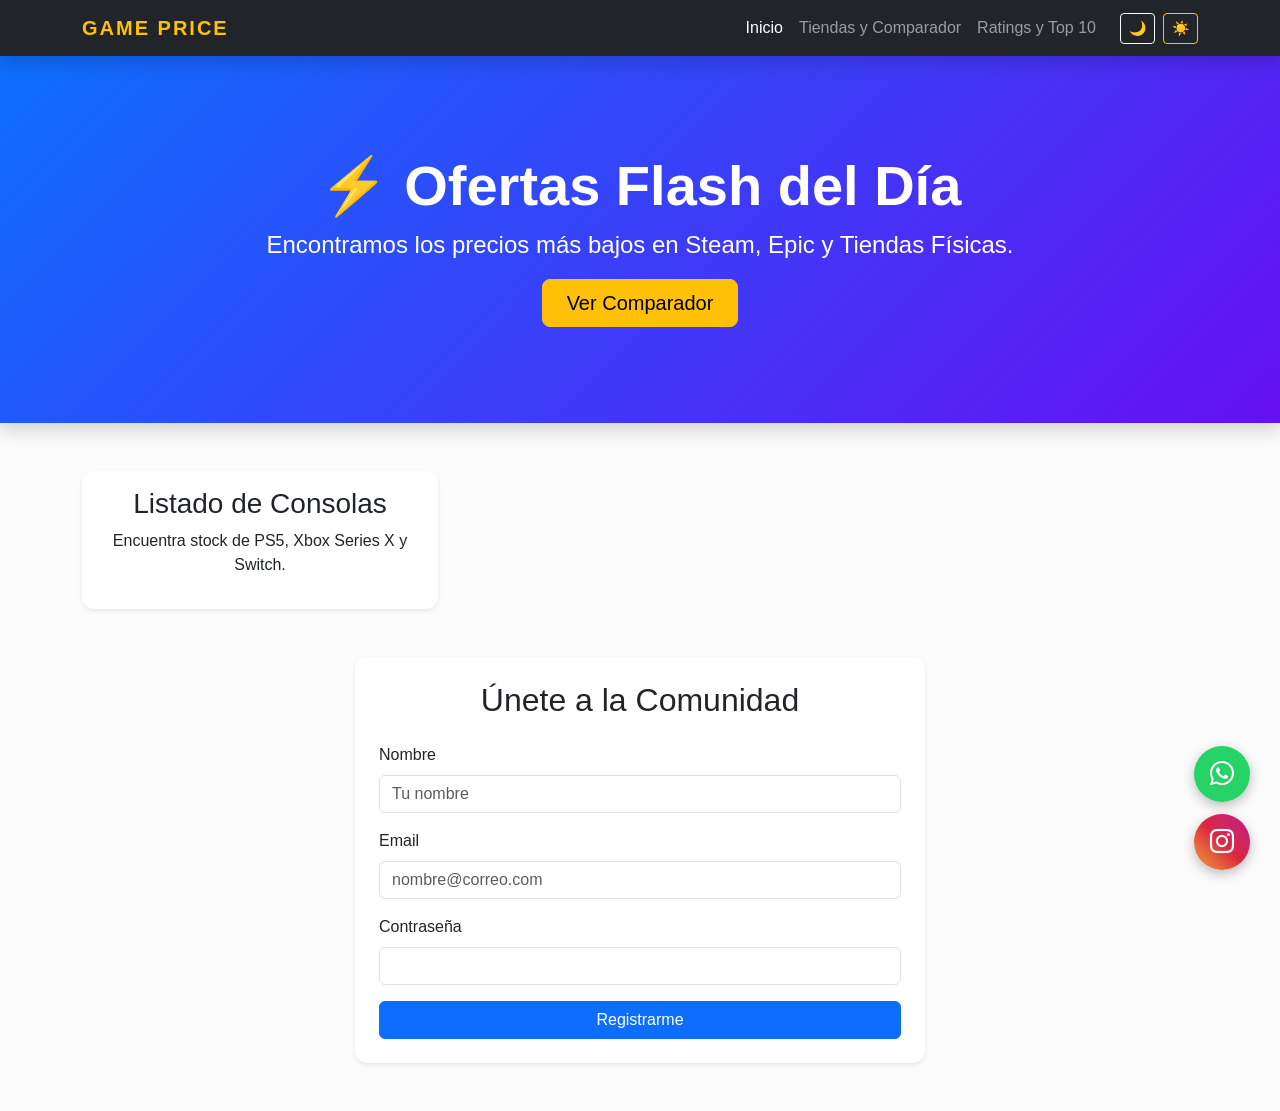
<file: GamePrice/HTML/index.html>
<!DOCTYPE html>
<html lang="es">

<head>
    <meta charset="UTF-8">
    <meta name="viewport" content="width=device-width, initial-scale=1.0">
    <title>GamePrice - Inicio</title>
    <link href="https://cdn.jsdelivr.net/npm/bootstrap@5.3.3/dist/css/bootstrap.min.css" rel="stylesheet">
    <link rel="stylesheet" href="https://cdn.jsdelivr.net/npm/bootstrap-icons@1.11.3/font/bootstrap-icons.min.css">
    <link rel="stylesheet" href="../CSS/style.css">
</head>

<body>

    <nav class="navbar navbar-expand-lg navbar-dark bg-dark sticky-top shadow">
        <div class="container">
            <a class="navbar-brand text-warning fw-bold" href="index.html">GAME PRICE</a>
            <button class="navbar-toggler" type="button" data-bs-toggle="collapse" data-bs-target="#navbarNav">
                <span class="navbar-toggler-icon"></span>
            </button>
            <div class="collapse navbar-collapse" id="navbarNav">
                <ul class="navbar-nav ms-auto">
                    <li class="nav-item"><a class="nav-link active" href="index.html">Inicio</a></li>
                    <li class="nav-item"><a class="nav-link" href="tiendas.html">Tiendas y Comparador</a></li>
                    <li class="nav-item"><a class="nav-link" href="juegos.html">Ratings y Top 10</a></li>
                </ul>
                <div class="d-flex gap-2 ms-lg-3">
                    <button id="cambiar-color-oscuro" class="btn btn-sm btn-outline-light">🌙</button>
                    <button id="cambiar-color-claro" class="btn btn-sm btn-outline-warning">☀️</button>
                </div>
            </div>
        </div>
    </nav>

    <header class="p-5 mb-4 bg-primary text-white text-center shadow">
        <div class="container py-5">
            <h1 class="display-4 fw-bold">⚡ Ofertas Flash del Día</h1>
            <p class="fs-4">Encontramos los precios más bajos en Steam, Epic y Tiendas Físicas.</p>
            <a href="tiendas.html" class="btn btn-warning btn-lg px-4">Ver Comparador</a>
        </div>
    </header>

    <main class="container my-5">
        <div class="row g-4 text-center">
            <div class="col-md-4">
                <div class="card h-100 border-0 shadow-sm p-3">
                    <h3>Listado de Consolas</h3>
                    <p>Encuentra stock de PS5, Xbox Series X y Switch.</p>
                </div>
            </div>
        </div>

        <div class="row justify-content-center mt-5">
            <div class="col-md-6 card p-4 shadow-sm border-0">
                <h2 class="text-center mb-4">Únete a la Comunidad</h2>
                <form id="myForm">
                    <div class="mb-3">
                        <label class="form-label">Nombre</label>
                        <input type="text" id="nombre" class="form-control" placeholder="Tu nombre">
                    </div>
                    <div class="mb-3">
                        <label class="form-label">Email</label>
                        <input type="email" id="email" class="form-control" placeholder="nombre@correo.com">
                    </div>
                    <div class="mb-3">
                        <label class="form-label">Contraseña</label>
                        <input type="password" id="password" class="form-control">
                    </div>
                    <button type="submit" class="btn btn-primary w-100">Registrarme</button>
                </form>
            </div>
        </div>
    </main>

    <div class="social-container">
        <div class="social-buttons-stack">
            <button onclick="openWhatsApp()" class="social-btn-appear whatsapp-appear" data-tooltip="WhatsApp">
                <i class="bi bi-whatsapp"></i>
            </button>
            <button onclick="openInstagram()" class="social-btn-appear instagram-appear" data-tooltip="Instagram">
                <i class="bi bi-instagram"></i>
            </button>
        </div>
    </div>

    <script src="https://cdn.jsdelivr.net/npm/bootstrap@5.3.3/dist/js/bootstrap.bundle.min.js"></script>
    <script src="../JS/script.js"></script>
</body>

</html>
</file>
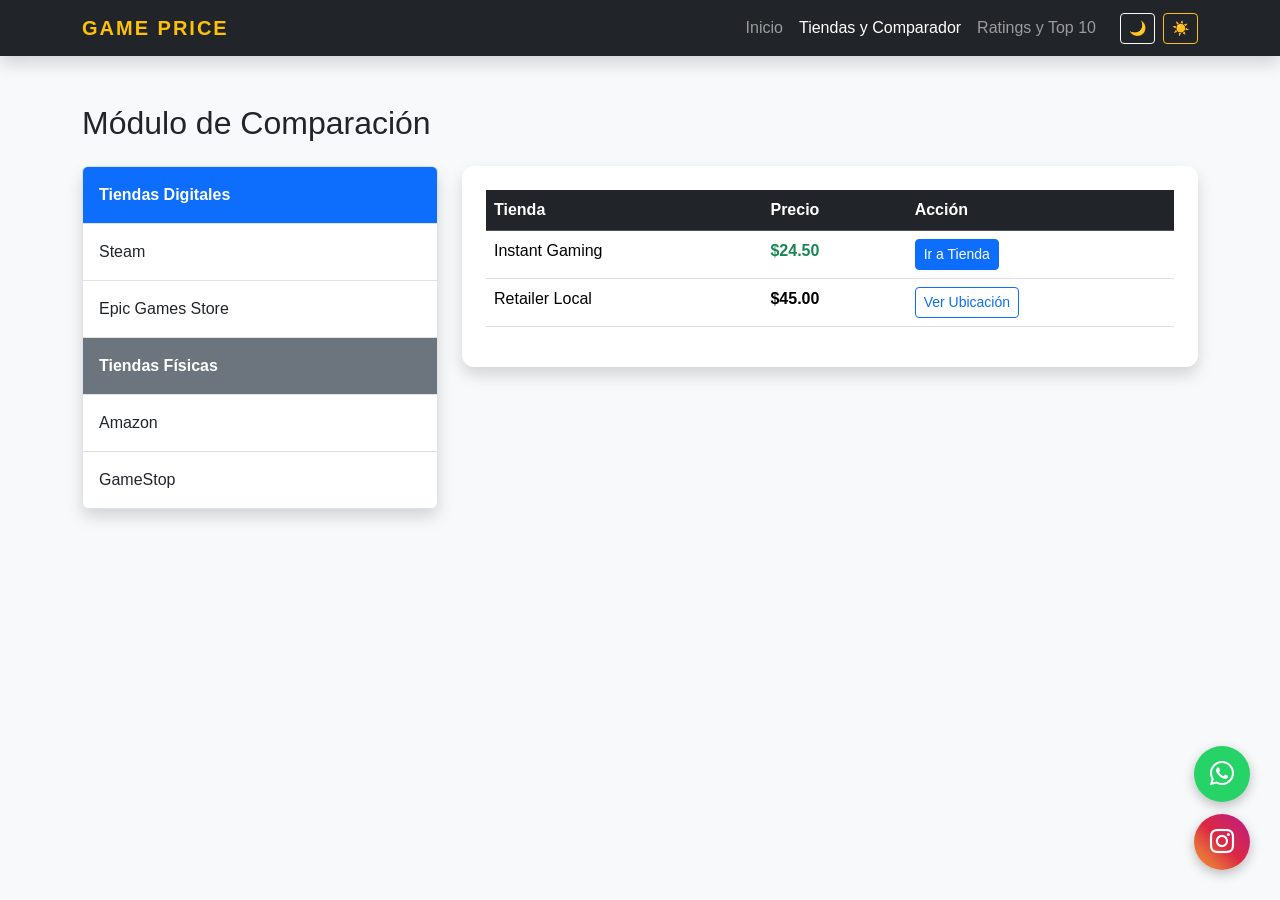
<file: GamePrice/HTML/tiendas.html>
<!DOCTYPE html>
<html lang="es">

<head>
    <meta charset="UTF-8">
    <meta name="viewport" content="width=device-width, initial-scale=1.0">
    <title>Tiendas - Game Price</title>
    <link href="https://cdn.jsdelivr.net/npm/bootstrap@5.3.3/dist/css/bootstrap.min.css" rel="stylesheet">
    <link rel="stylesheet" href="https://cdn.jsdelivr.net/npm/bootstrap-icons@1.11.3/font/bootstrap-icons.min.css">
    <link rel="stylesheet" href="../CSS/style.css">
</head>

<body class="bg-light">

    <nav class="navbar navbar-expand-lg navbar-dark bg-dark sticky-top shadow">
        <div class="container">
            <a class="navbar-brand text-warning fw-bold" href="index.html">GAME PRICE</a>
            <button class="navbar-toggler" type="button" data-bs-toggle="collapse" data-bs-target="#navbarNav">
                <span class="navbar-toggler-icon"></span>
            </button>
            <div class="collapse navbar-collapse" id="navbarNav">
                <ul class="navbar-nav ms-auto">
                    <li class="nav-item"><a class="nav-link" href="index.html">Inicio</a></li>
                    <li class="nav-item"><a class="nav-link active" href="tiendas.html">Tiendas y Comparador</a></li>
                    <li class="nav-item"><a class="nav-link" href="juegos.html">Ratings y Top 10</a></li>
                </ul>
                <div class="d-flex gap-2 ms-lg-3">
                    <button id="cambiar-color-oscuro" class="btn btn-sm btn-outline-light">🌙</button>
                    <button id="cambiar-color-claro" class="btn btn-sm btn-outline-warning">☀️</button>
                </div>
            </div>
        </div>
    </nav>

    <main class="container my-5">
        <h2 class="mb-4">Módulo de Comparación</h2>
        <div class="row g-4">
            <div class="col-md-4">
                <div class="list-group shadow">
                    <div class="list-group-item bg-primary text-white fw-bold">Tiendas Digitales</div>
                    <a href="#" class="list-group-item list-group-item-action">Steam</a>
                    <a href="#" class="list-group-item list-group-item-action">Epic Games Store</a>
                    <div class="list-group-item bg-secondary text-white fw-bold">Tiendas Físicas</div>
                    <a href="#" class="list-group-item list-group-item-action">Amazon</a>
                    <a href="#" class="list-group-item list-group-item-action">GameStop</a>
                </div>
            </div>

            <div class="col-md-8">
                <div class="card p-4 border-0 shadow">
                    <table class="table table-hover">
                        <thead class="table-dark">
                            <tr>
                                <th>Tienda</th>
                                <th>Precio</th>
                                <th>Acción</th>
                            </tr>
                        </thead>
                        <tbody>
                            <tr>
                                <td>Instant Gaming</td>
                                <td><span class="fw-bold text-success">$24.50</span></td>
                                <td><button class="btn btn-sm btn-primary">Ir a Tienda</button></td>
                            </tr>
                            <tr>
                                <td>Retailer Local</td>
                                <td><span class="fw-bold">$45.00</span></td>
                                <td><button class="btn btn-sm btn-outline-primary">Ver Ubicación</button></td>
                            </tr>
                        </tbody>
                    </table>
                </div>
            </div>
        </div>
    </main>

    <div class="social-container">
        <div class="social-buttons-stack">
            <button onclick="openWhatsApp()" class="social-btn-appear whatsapp-appear" data-tooltip="WhatsApp">
                <i class="bi bi-whatsapp"></i>
            </button>
            <button onclick="openInstagram()" class="social-btn-appear instagram-appear" data-tooltip="Instagram">
                <i class="bi bi-instagram"></i>
            </button>
        </div>
    </div>

    <script src="https://cdn.jsdelivr.net/npm/bootstrap@5.3.3/dist/js/bootstrap.bundle.min.js"></script>
    <script src="../JS/script.js"></script>
</body>

</html>
</file>
<file: GamePrice/CSS/style.css>
/* Estilos originales de Game Price */
body {
    background-color: #fbfbfb;
    font-family: 'Segoe UI', sans-serif;
    transition: background-color 0.3s ease, color 0.3s ease;
}

.navbar-brand { letter-spacing: 2px; }

header.bg-primary {
    background: linear-gradient(135deg, #0d6efd 0%, #6610f2 100%) !important;
}

.card {
    transition: transform 0.2s ease;
    border-radius: 12px;
}

.card:hover { transform: translateY(-5px); }
.list-group-item { padding: 1rem; }

/* --- NUEVO: MODO OSCURO --- */
body.modo-oscuro {
    background-color: #121212 !important;
    color: #e0e0e0;
}

body.modo-oscuro .card, 
body.modo-oscuro .bg-light,
body.modo-oscuro .list-group-item {
    background-color: #1e1e1e !important;
    color: white;
    border-color: #333;
}

/* --- NUEVO: BOTONES SOCIALES (De tu ejemplo) --- */
.social-container {
    position: fixed;
    bottom: 30px;
    right: 30px;
    z-index: 1000;
}

.social-buttons-stack {
    display: flex;
    flex-direction: column;
    gap: 12px;
}

.social-btn-appear {
    width: 56px;
    height: 56px;
    border-radius: 50%;
    border: none;
    cursor: pointer;
    display: flex;
    align-items: center;
    justify-content: center;
    box-shadow: 0 4px 12px rgba(0,0,0,0.25);
    color: white;
    font-size: 24px;
    transition: all 0.3s cubic-bezier(0.4, 0, 0.2, 1);
}

.social-btn-appear:hover { transform: scale(1.15) translateY(-2px); }

.whatsapp-appear { background-color: #25D366; }
.instagram-appear { background: linear-gradient(45deg, #f09433, #e6683c, #dc2743, #cc2366, #bc1888); }

/* Tooltips */
.social-btn-appear::before {
    content: attr(data-tooltip);
    position: absolute;
    right: 65px;
    background: rgba(51, 51, 51, 0.9);
    padding: 5px 10px;
    border-radius: 8px;
    font-size: 12px;
    opacity: 0;
    transition: 0.3s;
    pointer-events: none;
    white-space: nowrap;
}

.social-btn-appear:hover::before { opacity: 1; }
</file>
